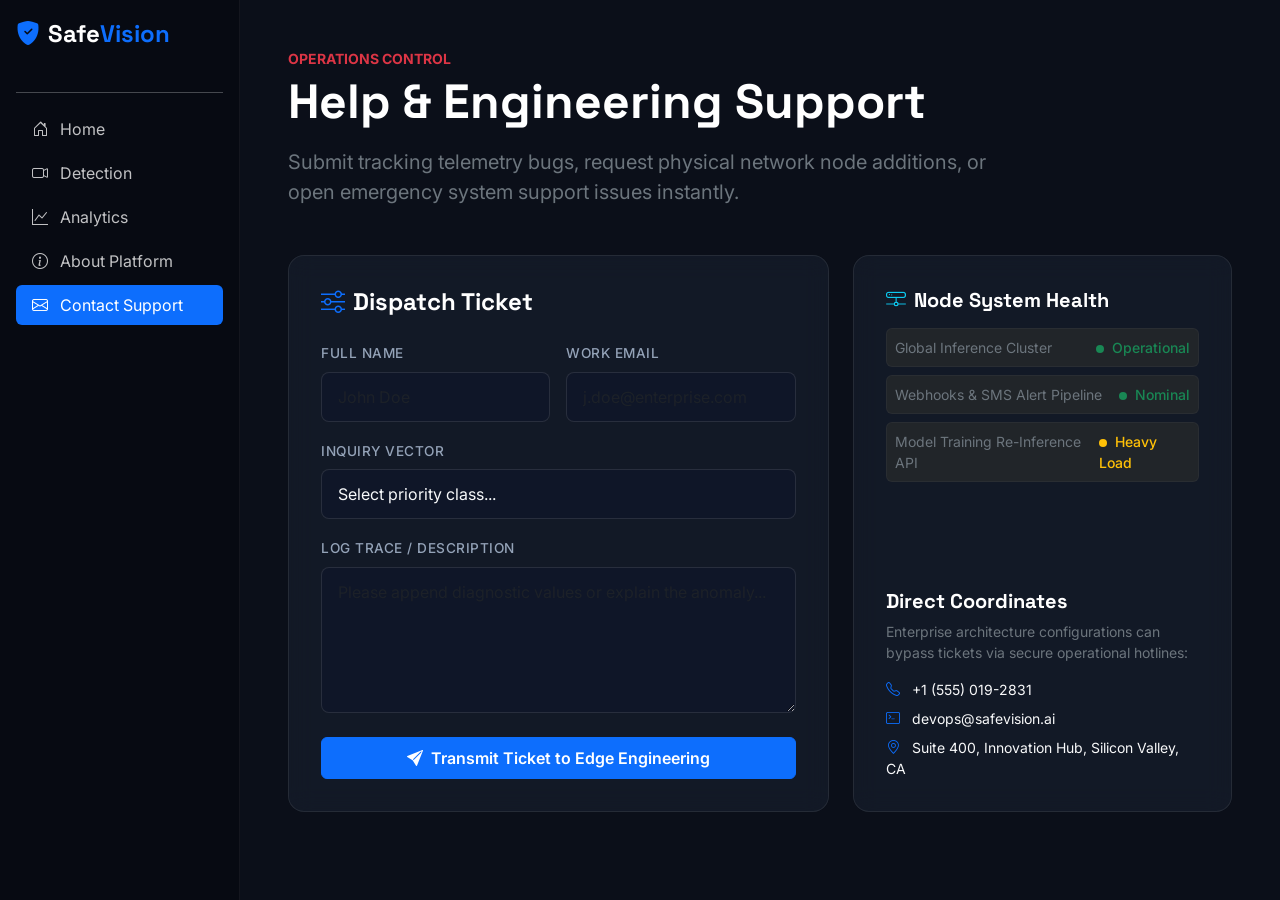
<file: frontend/contact.html>
<!DOCTYPE html>
<html lang="en">
<head>
    <meta charset="UTF-8">
    <meta name="viewport" content="width=device-width, initial-scale=1.0">
    <title>SafeVision AI | Contact & Support</title>
    <!-- Bootstrap & Icons -->
    <link href="https://cdn.jsdelivr.net/npm/bootstrap@5.3.7/dist/css/bootstrap.min.css" rel="stylesheet">
    <link rel="stylesheet" href="https://cdn.jsdelivr.net/npm/bootstrap-icons@1.13.1/font/bootstrap-icons.min.css">
    <!-- Google Fonts -->
    <link href="https://fonts.googleapis.com/css2?family=Inter:wght@300;400;500;600;700&family=Space+Grotesk:wght@500;700&display=swap" rel="stylesheet">

    <style>
        body { font-family: 'Inter', sans-serif; background-color: #0b0f19; color: #f8fafc; overflow-x: hidden; }
        .glass-card { background: rgba(30, 41, 59, 0.4); border: 1px solid rgba(255, 255, 255, 0.08); border-radius: 16px; backdrop-filter: blur(12px); padding: 2rem; }
        .form-control, .form-select { background: rgba(15, 23, 42, 0.6); border: 1px solid rgba(255, 255, 255, 0.1); border-radius: 8px; color: #f8fafc; padding: 0.75rem 1rem; }
        .form-control:focus, .form-select:focus { background: rgba(15, 23, 42, 0.8); border-color: #0d6efd; color: #f8fafc; box-shadow: 0 0 0 4px rgba(13, 110, 253, 0.15); }
        .form-label { font-size: 0.85rem; font-weight: 500; color: #94a3b8; text-transform: uppercase; letter-spacing: 0.5px; }
        .status-dot { width: 8px; height: 8px; border-radius: 50%; display: inline-block; }
    </style>
</head>
<body>

<div class="d-flex w-100">
    <!-- SIDEBAR -->
    <div class="d-flex flex-column flex-shrink-0 p-3 text-white sticky-top" style="width: 240px; height: 100vh; background: #070a12; border-right: 1px solid rgba(255,255,255,0.05);">
        <a href="index.html" class="d-flex align-items-center mb-4 me-md-auto text-white text-decoration-none" style="font-family: 'Space Grotesk', sans-serif;">
            <i class="bi bi-shield-fill-check text-primary me-2 h4 mb-0"></i>
            <span class="fs-4 fw-bold">Safe<span class="text-primary">Vision</span></span>
        </a>
        <hr class="opacity-25">
        <ul class="nav nav-pills flex-column mb-auto gap-1">
            <li><a href="index.html" class="nav-link text-white opacity-75"><i class="bi bi-house-door me-2"></i> Home</a></li>
            <li><a href="detection.html" class="nav-link text-white opacity-75"><i class="bi bi-camera-video me-2"></i> Detection</a></li>
            <li><a href="analytics.html" class="nav-link text-white opacity-75"><i class="bi bi-graph-up me-2"></i> Analytics</a></li>
            <li><a href="about.html" class="nav-link text-white opacity-75"><i class="bi bi-info-circle me-2"></i> About Platform</a></li>
            <li><a href="contact.html" class="nav-link active bg-primary"><i class="bi bi-envelope me-2"></i> Contact Support</a></li>
        </ul>
    </div>

    <!-- MAIN VIEWPORT CONTAINER -->
    <div class="flex-grow-1 p-5" style="min-width: 0; max-width: 1200px;">
        
        <!-- HEADER -->
        <div class="mb-5">
            <span class="text-danger text-uppercase fw-bold tracking-wider small d-block mb-1">Operations Control</span>
            <h1 class="text-white fw-bold display-5 mb-3" style="font-family: 'Space Grotesk', sans-serif;">Help & Engineering Support</h1>
            <p class="text-secondary fs-5 col-lg-9">Submit tracking telemetry bugs, request physical network node additions, or open emergency system support issues instantly.</p>
        </div>

        <div class="row g-4">
            <!-- CONTACT FORM PANEL -->
            <div class="col-lg-7">
                <div class="glass-card">
                    <h4 class="text-white fw-bold mb-4" style="font-family: 'Space Grotesk', sans-serif;"><i class="bi bi-sliders text-primary me-2"></i>Dispatch Ticket</h4>
                    
                    <form id="supportForm" onsubmit="handleFormSubmit(event)">
                        <div class="row g-3">
                            <div class="col-md-6">
                                <label class="form-label">Full Name</label>
                                <input type="text" class="form-control" required placeholder="John Doe">
                            </div>
                            <div class="col-md-6">
                                <label class="form-label">Work Email</label>
                                <input type="email" class="form-control" required placeholder="j.doe@enterprise.com">
                            </div>
                            <div class="col-md-12">
                                <label class="form-label">Inquiry Vector</label>
                                <select class="form-select" required>
                                    <option value="" disabled selected>Select priority class...</option>
                                    <option value="hardware">Edge Hardware / Camera Mount Defect</option>
                                    <option value="model">Model Precision Drift / False Alerts</option>
                                    <option value="billing">Enterprise License & Billing Tiers</option>
                                    <option value="critical">Severity 1: Local System Outage Emergency</option>
                                </select>
                            </div>
                            <div class="col-md-12">
                                <label class="form-label">Log Trace / Description</label>
                                <textarea class="form-control" rows="5" required placeholder="Please append diagnostic values or explain the anomaly..."></textarea>
                            </div>
                            <div class="col-md-12 pt-2">
                                <button type="submit" class="btn btn-primary px-4 py-2 fw-semibold w-100">
                                    <i class="bi bi-send-fill me-2"></i>Transmit Ticket to Edge Engineering
                                </button>
                            </div>
                        </div>
                    </form>
                    
                    <!-- SUCCESS DISPATCH FEEDBACK NOTIFICATION -->
                    <div id="successMessage" class="mt-3 p-3 rounded bg-success bg-opacity-10 border border-success border-opacity-25 text-success small d-none">
                        <i class="bi bi-check-circle-fill me-2"></i>Secure pipeline routing confirmed. Our systems engineering staff handles Sev-1 alerts within 15 minutes.
                    </div>
                </div>
            </div>

            <!-- PLATFORM NETWORK TELEMETRY SIDEBAR -->
            <div class="col-lg-5">
                <div class="glass-card d-flex flex-column h-100 justify-content-between" style="gap: 2rem;">
                    
                    <div>
                        <h5 class="text-white fw-bold mb-3" style="font-family: 'Space Grotesk', sans-serif;"><i class="bi bi-hdd-network text-info me-2"></i>Node System Health</h5>
                        <div class="d-flex flex-column gap-2">
                            <div class="d-flex justify-content-between align-items-center p-2 rounded bg-dark bg-opacity-40 border border-secondary border-opacity-10">
                                <span class="small text-secondary">Global Inference Cluster</span>
                                <span class="small fw-medium text-success"><span class="status-dot bg-success me-1 animate-pulse"></span> Operational</span>
                            </div>
                            <div class="d-flex justify-content-between align-items-center p-2 rounded bg-dark bg-opacity-40 border border-secondary border-opacity-10">
                                <span class="small text-secondary">Webhooks & SMS Alert Pipeline</span>
                                <span class="small fw-medium text-success"><span class="status-dot bg-success me-1"></span> Nominal</span>
                            </div>
                            <div class="d-flex justify-content-between align-items-center p-2 rounded bg-dark bg-opacity-40 border border-secondary border-opacity-10">
                                <span class="small text-secondary">Model Training Re-Inference API</span>
                                <span class="small fw-medium text-warning"><span class="status-dot bg-warning me-1"></span> Heavy Load</span>
                            </div>
                        </div>
                    </div>

                    <div>
                        <h5 class="text-white fw-bold mb-2" style="font-family: 'Space Grotesk', sans-serif;">Direct Coordinates</h5>
                        <p class="text-secondary small mb-3">Enterprise architecture configurations can bypass tickets via secure operational hotlines:</p>
                        <div class="small text-light d-flex flex-column gap-2">
                            <div><i class="bi bi-telephone text-primary me-2"></i> +1 (555) 019-2831</div>
                            <div><i class="bi bi-terminal text-primary me-2"></i> devops@safevision.ai</div>
                            <div><i class="bi bi-geo-alt text-primary me-2"></i> Suite 400, Innovation Hub, Silicon Valley, CA</div>
                        </div>
                    </div>

                </div>
            </div>
        </div>

    </div>
</div>

<script>
    function handleFormSubmit(event) {
        event.preventDefault();
        // UI transformation mimicking pipeline database entry
        document.getElementById('successMessage').classList.remove('d-none');
        document.getElementById('supportForm').reset();
        
        setTimeout(() => {
            document.getElementById('successMessage').classList.add('d-none');
        }, 7000);
    }
</script>
</body>
</html>
</file>
